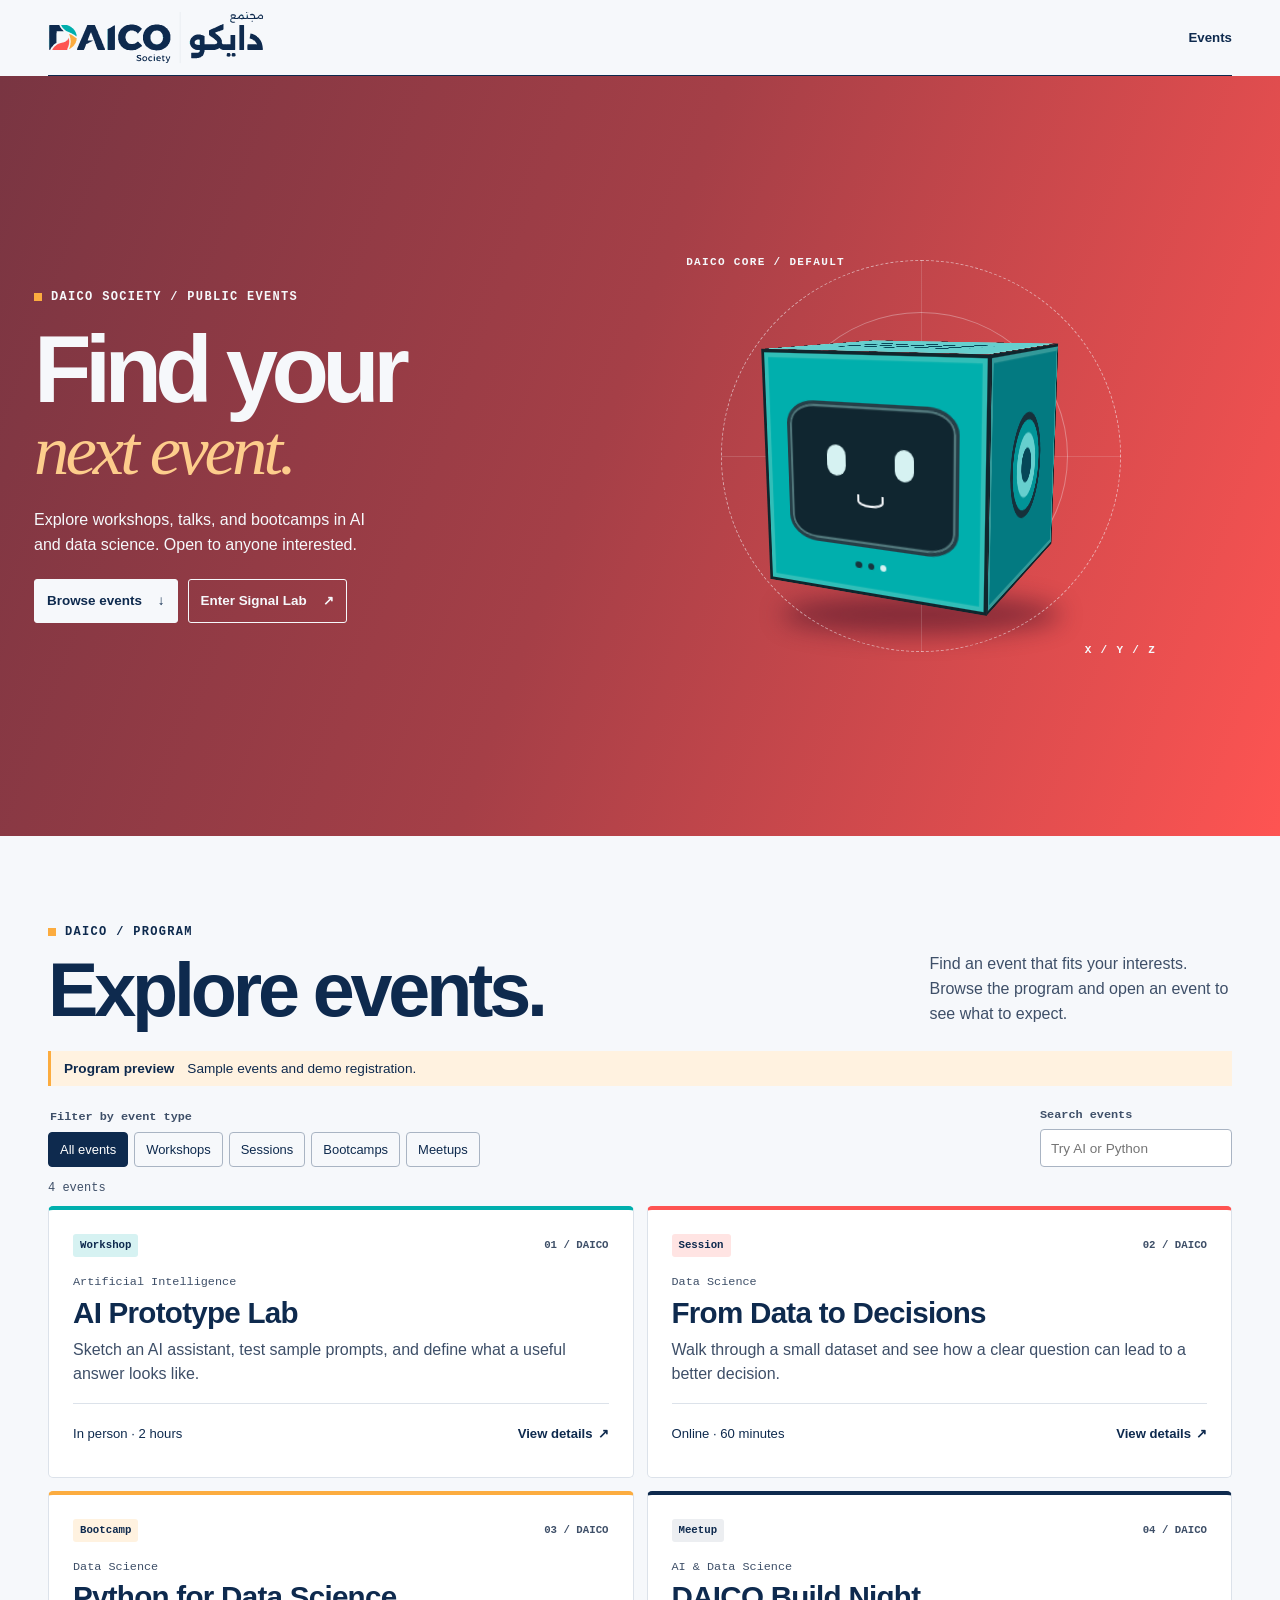
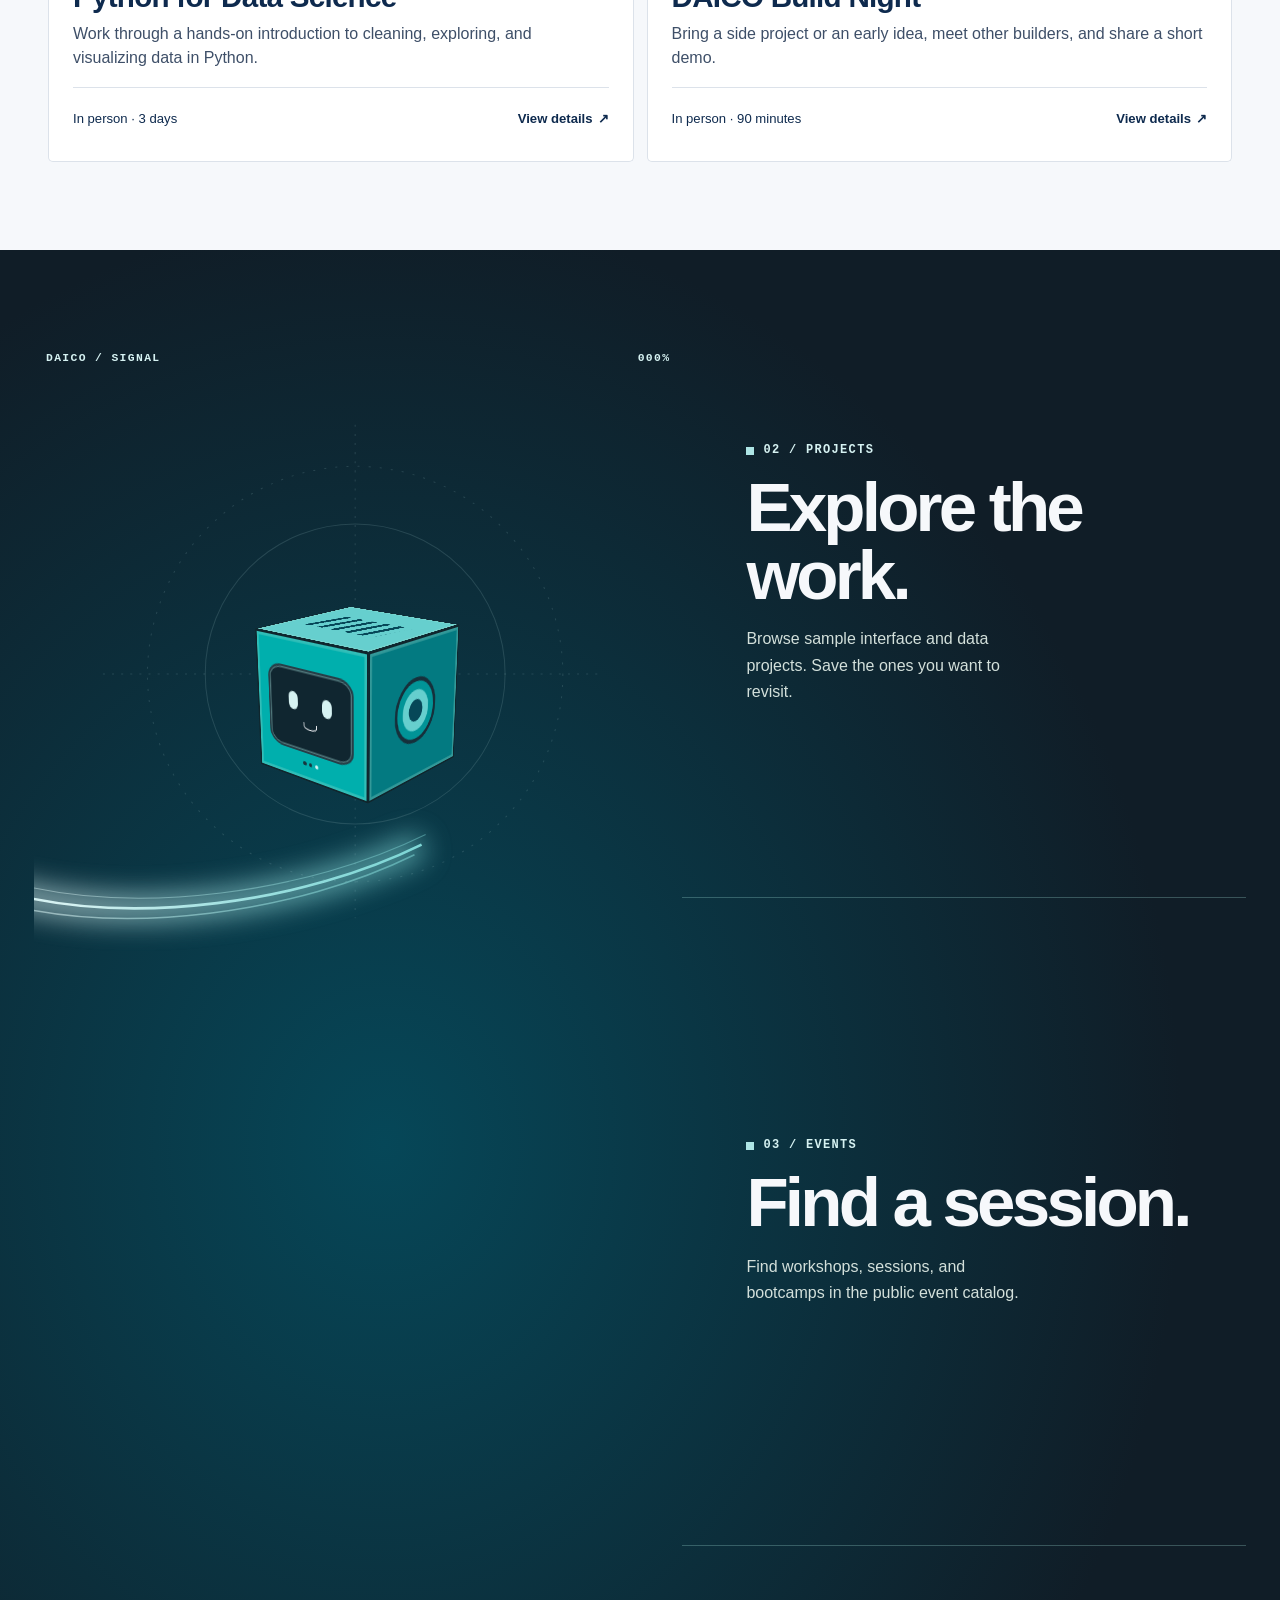
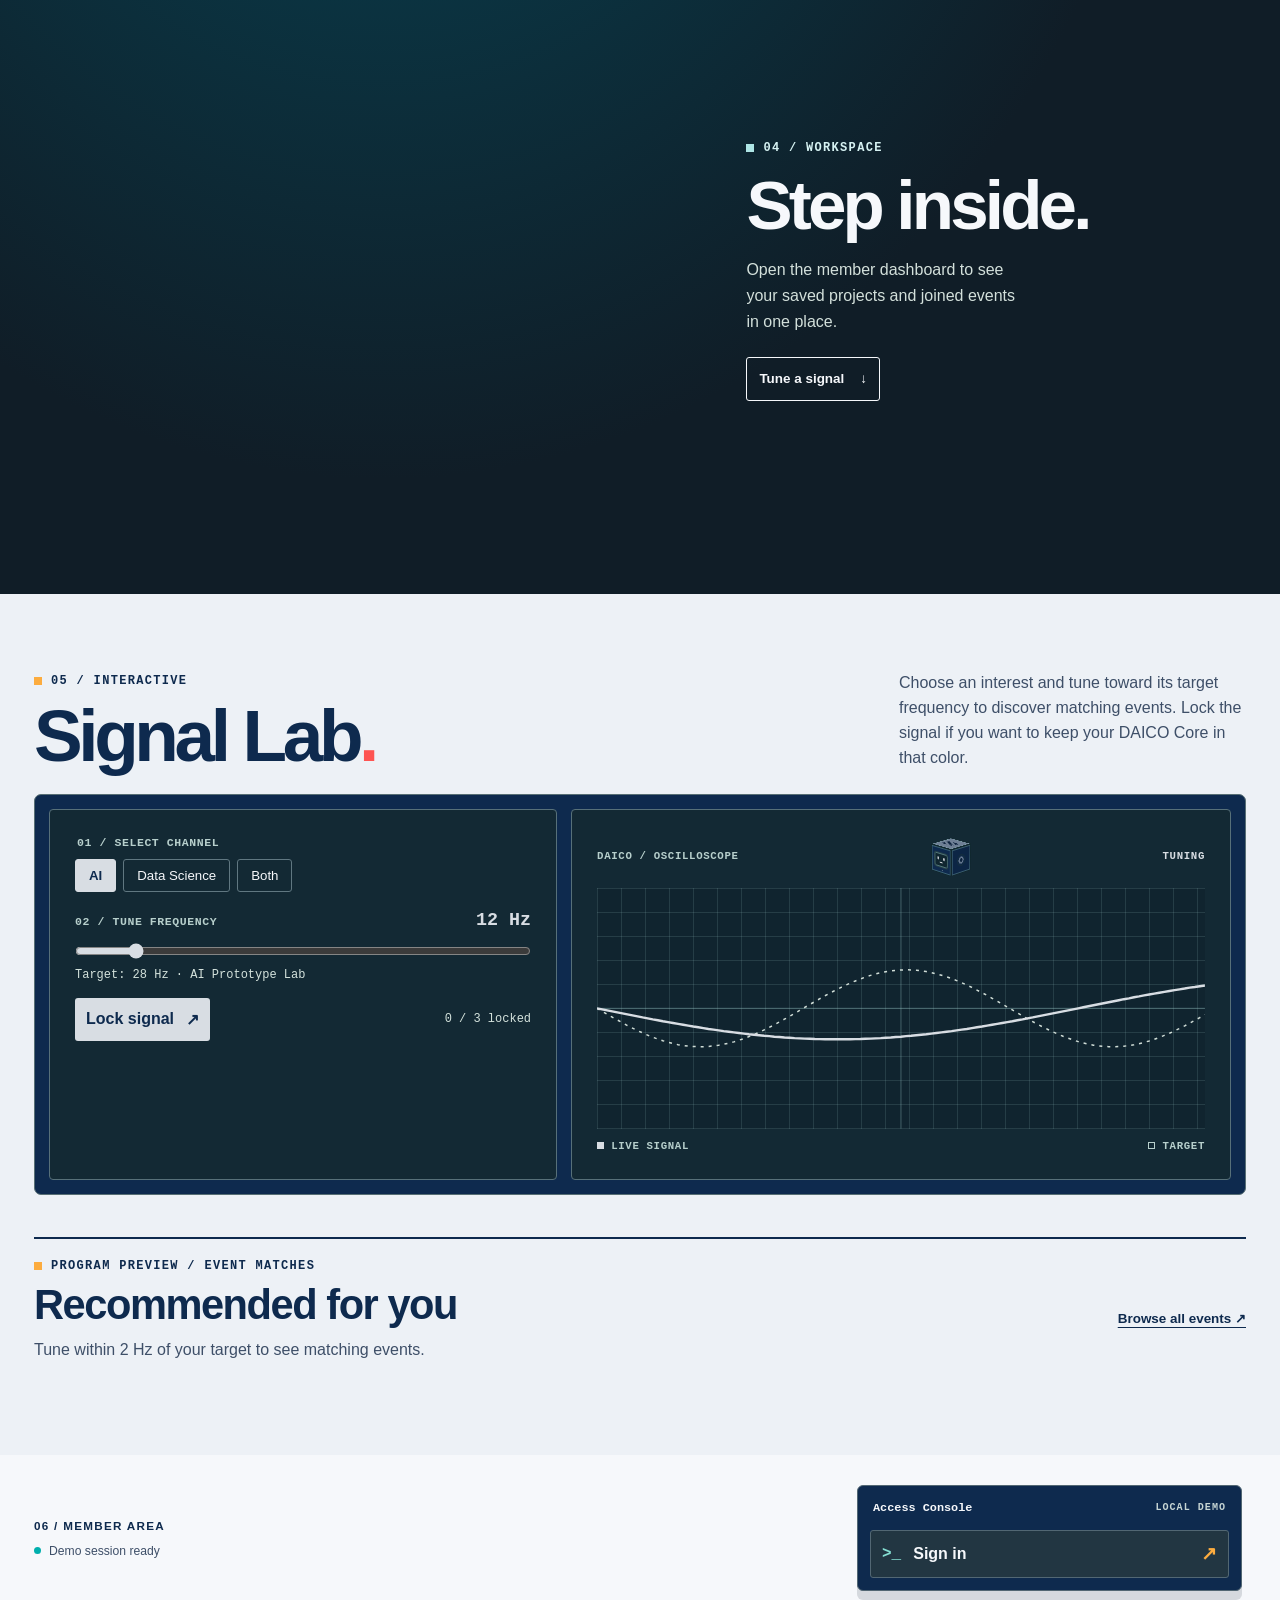
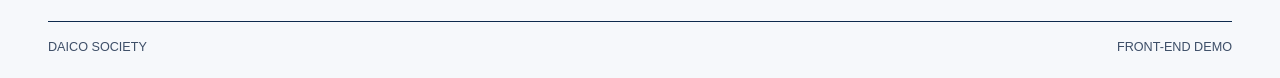
<file: index.html>
<!doctype html>
<html lang="en">
<head>
<meta charset="utf-8">
<meta name="viewport" content="width=device-width, initial-scale=1">
<meta name="theme-color" content="#f4eee2">
<meta name="description" content="Explore workshops, sessions, bootcamps, and meetups from DAICO Society.">
<title>DAICO Society Events</title>
<link rel="icon" href="./mark.svg" type="image/svg+xml">
<link rel="stylesheet" href="./style.css">
<script src="./app.js" defer></script>
<script src="./motion.js" defer></script>
<script src="./lab.js" defer></script>
<script src="./events.js" defer></script>
</head>
<body>
<a class="skip-link" href="#main">Skip to content</a>
<header class="site-header">
  <div class="shell nav">
    <a href="./" class="brand" aria-label="DAICO Society home"><img src="./daico-wordmark.svg" alt=""></a>
    <div class="nav-actions">
      <a class="quiet public-events-link" href="#public-events">Events</a>
      <button class="quiet" id="motion-toggle" type="button" hidden>Enable motion</button>
      <button class="quiet" id="sign-out" type="button" hidden>Sign out <span aria-hidden="true">↗</span></button>
    </div>
  </div>
</header>
<main id="main" class="shell" tabindex="-1">
  <div id="landing">
    <section class="hero" id="hero" aria-labelledby="hero-title">
      <div class="hero-copy">
        <p class="scene-label"><span></span> DAICO SOCIETY / PUBLIC EVENTS</p>
        <h1 id="hero-title">Find your<span>next event.</span></h1>
        <p class="hero-description">Explore workshops, talks, and bootcamps in AI and data science. Open to anyone interested.</p>
        <div class="hero-actions">
          <a class="hero-link hero-lab" href="#public-events">Browse events <span aria-hidden="true">↓</span></a>
          <a class="hero-link" href="#signal-lab">Enter Signal Lab <span aria-hidden="true">↗</span></a>
        </div>
      </div>
      <div class="core-stage hero-core" aria-hidden="true">
        <span class="core-index" id="core-profile">DAICO CORE / DEFAULT</span>
        <div class="core-radar"></div>
        <div class="core-mesh" data-core></div>
        <span class="core-index core-axis">X / Y / Z</span>
      </div>
    </section>

    <section class="public-events shell" id="public-events" aria-labelledby="public-events-title">
      <header class="events-heading">
        <div>
          <p class="scene-label"><span></span> DAICO / PROGRAM</p>
          <h2 id="public-events-title" tabindex="-1">Explore events.</h2>
        </div>
        <p>Find an event that fits your interests. Browse the program and open an event to see what to expect.</p>
      </header>
      <div class="program-notice"><strong>Program preview</strong><span>Sample events and demo registration.</span></div>
      <div class="event-controls">
        <fieldset class="event-filters">
          <legend>Filter by event type</legend>
          <label><input type="radio" name="event-type" value="all" checked><span>All events</span></label>
          <label><input type="radio" name="event-type" value="workshop"><span>Workshops</span></label>
          <label><input type="radio" name="event-type" value="session"><span>Sessions</span></label>
          <label><input type="radio" name="event-type" value="bootcamp"><span>Bootcamps</span></label>
          <label><input type="radio" name="event-type" value="meetup"><span>Meetups</span></label>
        </fieldset>
        <label class="event-search">Search events<input id="event-search" type="search" placeholder="Try AI or Python"></label>
      </div>
      <p class="event-result" id="event-result" role="status"></p>
      <div class="event-grid" id="event-grid"></div>
      <p class="event-empty" id="event-empty" hidden>No events match your search. Try another keyword or event type.</p>
    </section>

    <section class="signal-story" id="signal" aria-label="Explore the DAICO workspace">
      <div class="signal-visual" aria-hidden="true">
        <div class="signal-hud"><span>DAICO / SIGNAL</span><span id="signal-progress">000%</span></div>
        <svg viewBox="0 0 640 600" focusable="false">
          <defs>
            <linearGradient id="signal-gradient" x2="1" y2="1"><stop stop-color="var(--signal-tint)"/><stop offset=".54" stop-color="var(--core-glow)"/><stop offset="1" stop-color="var(--core-channel)"/></linearGradient>
            <filter id="signal-glow" x="-50%" y="-50%" width="200%" height="200%"><feGaussianBlur stdDeviation="14"/></filter>
            <path id="signal-path" pathLength="1" d="M-30 519C152 569 423 497 494 382S416 209 279 246 73 382 126 425 415 411 485 253 451 83 556 24 623 26 690-16"/>
          </defs>
          <g fill="none">
            <g stroke="#86a9af" stroke-opacity=".22"><circle cx="317" cy="304" r="148"/><circle cx="317" cy="304" r="205" stroke-dasharray="2 9"/><path d="M317 58v487M68 304h495" stroke-dasharray="2 7"/></g>
            <g class="signal-strands" stroke="url(#signal-gradient)">
              <use href="#signal-path" stroke-width="23" filter="url(#signal-glow)" opacity=".73"/>
              <use href="#signal-path" transform="translate(4 -10)" opacity=".45" stroke-width="1"/>
              <use href="#signal-path" transform="translate(-7 10)" opacity=".55" stroke-width="1.5"/>
              <use href="#signal-path" stroke-width="2.6"/>
            </g>
          </g>
        </svg>
        <div class="core-stage signal-core"><div class="core-mesh" data-core></div></div>
      </div>
      <div class="signal-scenes">
        <article class="signal-scene">
          <p class="scene-label"><span></span> 02 / PROJECTS</p>
          <h2>Explore the work.</h2>
          <p>Browse sample interface and data projects. Save the ones you want to revisit.</p>
        </article>
        <article class="signal-scene">
          <p class="scene-label"><span></span> 03 / EVENTS</p>
          <h2>Find a session.</h2>
          <p>Find workshops, sessions, and bootcamps in the public event catalog.</p>
        </article>
        <article class="signal-scene">
          <p class="scene-label"><span></span> 04 / WORKSPACE</p>
          <h2>Step inside.</h2>
          <p>Open the member dashboard to see your saved projects and joined events in one place.</p>
          <a class="hero-link signal-link" href="#signal-lab">Tune a signal <span aria-hidden="true">↓</span></a>
        </article>
      </div>
    </section>

    <section class="lab" id="signal-lab" aria-labelledby="lab-title" data-channel="ai">
      <div class="lab-inner">
        <header class="lab-heading">
          <div>
            <p class="scene-label"><span></span> 05 / INTERACTIVE</p>
            <h2 id="lab-title">Signal Lab<span>.</span></h2>
          </div>
          <p>Choose an interest and tune toward its target frequency to discover matching events. Lock the signal if you want to keep your DAICO Core in that color.</p>
        </header>
        <div class="lab-console">
          <div class="lab-controls">
            <fieldset class="channel-list">
              <legend>01 / SELECT CHANNEL</legend>
              <label><input type="radio" name="signal-channel" value="ai" checked><span>AI</span></label>
              <label><input type="radio" name="signal-channel" value="data"><span>Data Science</span></label>
              <label><input type="radio" name="signal-channel" value="both"><span>Both</span></label>
            </fieldset>
            <div class="lab-readout">
              <label for="frequency">02 / TUNE FREQUENCY</label>
              <output id="frequency-readout" for="frequency">12 Hz</output>
            </div>
            <input id="frequency" type="range" min="0" max="100" value="12" aria-describedby="signal-target">
            <p id="signal-target">Target: 28 Hz · AI Prototype Lab</p>
            <div class="lab-action-row">
              <button class="lab-lock" id="lock-signal" type="button">Lock signal <span aria-hidden="true">↗</span></button>
              <span id="signal-count">0 / 3 locked</span>
            </div>
            <p class="lab-feedback" id="signal-feedback" role="status"></p>
            <a class="interest-shortcut lab-shortcut" id="lab-matches-link" href="#signal-recommendations" hidden>See matching events <span aria-hidden="true">↓</span></a>
            <button class="interest-shortcut lab-shortcut" id="lab-recommendation" type="button" data-open-login aria-haspopup="dialog" aria-controls="login" hidden></button>
          </div>
          <div class="lab-scope">
            <div class="lab-scope-top">
              <span>DAICO / OSCILLOSCOPE</span>
              <div class="core-stage lab-core" aria-hidden="true"><div class="core-mesh" data-core></div></div>
              <span id="scope-state">TUNING</span>
            </div>
            <svg viewBox="0 0 480 190" aria-hidden="true" focusable="false">
              <path class="scope-axis" d="M0 95h480M240 0v190"/>
              <path class="scope-target" id="scope-target" d=""/>
              <path class="scope-wave" id="scope-wave" d=""/>
            </svg>
            <div class="lab-scope-bottom"><span><i></i> LIVE SIGNAL</span><span><i></i> TARGET</span></div>
          </div>
        </div>
        <section class="signal-recommendations" id="signal-recommendations" aria-labelledby="signal-recommendations-title">
          <header class="signal-recommendations-heading">
            <div>
              <p class="scene-label"><span></span> PROGRAM PREVIEW / EVENT MATCHES</p>
              <h3 id="signal-recommendations-title" tabindex="-1">Recommended for you</h3>
            </div>
            <a href="#public-events">Browse all events <span aria-hidden="true">↗</span></a>
          </header>
          <p id="signal-event-summary" class="signal-event-summary" role="status">Tune within 2 Hz of your target to see matching events.</p>
          <div class="event-grid" id="signal-event-grid"></div>
        </section>
      </div>
    </section>

    <section class="entry" aria-labelledby="access-title">
      <div class="access-info">
        <h2 id="access-title">06 / MEMBER AREA</h2>
        <p class="access-status"><span class="status-dot" aria-hidden="true"></span>Demo session ready</p>
      </div>
      <div class="access-console">
        <div class="console-bar">
          <span class="console-title">Access Console</span>
          <span class="console-tag">LOCAL DEMO</span>
        </div>
        <button class="console-command" id="open-login" data-open-login type="button" aria-haspopup="dialog" aria-controls="login">
          <span class="console-prompt" aria-hidden="true">&gt;_</span><span>Sign in</span><span class="console-arrow" aria-hidden="true">↗</span>
        </button>
      </div>
    </section>
  </div>

  <section class="dashboard" id="dashboard" aria-labelledby="dashboard-title" hidden>
    <div class="dash-header">
      <div>
        <p class="dash-kicker">DAICO / MEMBER WORKSPACE</p>
        <h1 id="dashboard-title" tabindex="-1">Dashboard<span>.</span></h1>
        <p class="dash-intro">Explore sample projects and events in the DAICO demo.</p>
      </div>
      <div class="dash-core-column">
        <div class="core-stage dash-core" aria-hidden="true"><div class="core-mesh" data-core></div></div>
        <span class="dash-status"><span class="status-dot" aria-hidden="true"></span> DEMO SESSION ACTIVE</span>
      </div>
    </div>

    <nav class="dash-nav" aria-label="Dashboard sections">
      <button type="button" data-panel="overview" aria-controls="overview" aria-current="page"><span aria-hidden="true">01</span> Overview</button>
      <button type="button" data-panel="projects" aria-controls="projects"><span aria-hidden="true">02</span> Projects</button>
      <button type="button" data-panel="events" aria-controls="events"><span aria-hidden="true">03</span> Events</button>
      <button type="button" data-panel="signals" aria-controls="signals"><span aria-hidden="true">04</span> Signals</button>
    </nav>

    <section class="dash-panel" id="overview" aria-labelledby="overview-title">
      <h2 id="overview-title">Overview</h2>
      <div class="dash-grid">
        <article class="dash-card stat-card"><p class="dash-kicker">01 / PROJECTS</p><strong>3</strong><h3>Sample projects</h3></article>
        <article class="dash-card stat-card"><p class="dash-kicker">02 / SAVED</p><strong id="saved-count">0</strong><h3>Saved projects</h3></article>
        <article class="dash-card stat-card"><p class="dash-kicker">03 / EVENTS</p><strong id="event-count">0</strong><h3>Joined events</h3></article>
      </div>
    </section>

    <section class="dash-panel" id="projects" aria-labelledby="projects-title" hidden>
      <h2 id="projects-title" tabindex="-1">Projects</h2>
      <div class="dash-grid dash-grid-two">
        <article class="dash-card"><p class="dash-kicker">PROJECT 01 / WEB</p><h3>Interface Lab</h3><p>Build and share reusable interface components.</p><button class="dash-action" type="button" data-selection="project" data-choice-id="interface-lab" aria-label="Save project: Interface Lab" aria-pressed="false">Save project</button></article>
        <article class="dash-card" id="data-playground"><p class="dash-kicker">PROJECT 02 / DATA</p><h3 tabindex="-1">Data Playground</h3><p>Explore a sample dataset and turn it into a visual story.</p><button class="dash-action" type="button" data-selection="project" data-choice-id="data-playground" aria-label="Save project: Data Playground" aria-pressed="false">Save project</button></article>
        <article class="dash-card" id="ai-prototype"><p class="dash-kicker">PROJECT 03 / AI</p><h3 tabindex="-1">AI Prototype Lab</h3><p>Sketch an AI assistant, write sample prompts, and define what a good answer looks like.</p><button class="dash-action" type="button" data-selection="project" data-choice-id="ai-prototype" aria-label="Save project: AI Prototype Lab" aria-pressed="false">Save project</button></article>
      </div>
    </section>

    <section class="dash-panel" id="events" aria-labelledby="events-title" hidden>
      <h2 id="events-title">Events</h2>
      <div class="dash-grid dash-grid-two">
        <article class="dash-card"><p class="dash-kicker">SAMPLE EVENT / WORKSHOP</p><h3>Motion for the Web</h3><p>Experiment with SVG and CSS to animate simple shapes.</p><button class="dash-action" type="button" data-selection="event" data-choice-id="motion-workshop" aria-label="Join event: Motion for the Web" aria-pressed="false">Join event</button></article>
        <article class="dash-card" id="build-night"><p class="dash-kicker">SAMPLE EVENT / MEETUP</p><h3 tabindex="-1">Build Night</h3><p>Bring a side project and share a short demo with the group.</p><button class="dash-action" type="button" data-selection="event" data-choice-id="build-night" aria-label="Join event: Build Night" aria-pressed="false">Join event</button></article>
      </div>
    </section>
    <section class="dash-panel" id="signals" aria-labelledby="signals-title" hidden>
      <div class="signals-heading">
        <div><h2 id="signals-title">Signals</h2><p>Your tuning log from the Signal Lab.</p></div>
        <span id="dashboard-signal-count">0 / 3 locked</span>
      </div>
      <div class="dash-grid">
        <article class="dash-card signal-log" data-signal-log="ai">
          <p class="dash-kicker">01 / 28 HZ</p><h3>AI</h3><p>AI Prototype Lab</p><span class="signal-log-state">Not locked</span>
          <button class="interest-shortcut" type="button" data-signal-destination="ai-prototype" hidden>Open AI Prototype Lab <span aria-hidden="true">↗</span></button>
        </article>
        <article class="dash-card signal-log" data-signal-log="data">
          <p class="dash-kicker">02 / 54 HZ</p><h3>Data Science</h3><p>Data Playground</p><span class="signal-log-state">Not locked</span>
          <button class="interest-shortcut" type="button" data-signal-destination="data-playground" hidden>Open Data Playground <span aria-hidden="true">↗</span></button>
        </article>
        <article class="dash-card signal-log" data-signal-log="both">
          <p class="dash-kicker">03 / 79 HZ</p><h3>Both</h3><p>AI &amp; Data Science projects</p><span class="signal-log-state">Not locked</span>
          <button class="interest-shortcut" type="button" data-signal-destination="projects" hidden>Open AI &amp; Data Science projects <span aria-hidden="true">↗</span></button>
        </article>
      </div>
    </section>
  </section>
</main>
<footer class="shell footer"><span>DAICO SOCIETY</span><span>FRONT-END DEMO</span></footer>

<dialog id="event-dialog" class="event-dialog" aria-labelledby="event-dialog-title">
  <button class="event-close" id="event-close" type="button" aria-label="Close event details">×</button>
  <div class="event-dialog-content">
    <p class="scene-label event-dialog-label"><span></span><span id="event-dialog-type"></span></p>
    <h2 id="event-dialog-title"></h2>
    <p id="event-dialog-description"></p>
    <dl class="event-facts">
      <div><dt>Format</dt><dd id="event-dialog-format"></dd></div>
      <div><dt>Duration</dt><dd id="event-dialog-duration"></dd></div>
      <div><dt>Level</dt><dd id="event-dialog-level"></dd></div>
      <div><dt>Schedule</dt><dd>Sample event · no scheduled date</dd></div>
    </dl>
    <h3>What to expect</h3>
    <ul id="event-dialog-agenda"></ul>
    <div class="event-register">
      <p>This is a demo RSVP. Your choice is saved on this device.</p>
      <button class="event-rsvp" id="event-rsvp" type="button">Try registration</button>
      <p class="event-rsvp-status" id="event-rsvp-status" role="status"></p>
    </div>
  </div>
</dialog>

<dialog id="login" aria-labelledby="login-title">
  <div class="console-bar dialog-bar">
    <span class="console-title">Access Console</span>
    <button class="close" id="close-login" type="button" aria-label="Close access console" autofocus>×</button>
  </div>
  <div class="dialog-body">
    <div class="dialog-identity">
      <div class="core-stage console-core" aria-hidden="true"><div class="core-mesh" data-core></div></div>
      <span class="console-tag">LOCAL DEMO</span>
    </div>
    <h2 id="login-title">Sign in</h2>
    <p class="modal-help">Try the sign-in flow with the prefilled demo account.</p>
    <form id="login-form">
      <label for="demo-email">Demo email</label>
      <input id="demo-email" dir="ltr" type="email" value="demo@daico.example" readonly>
      <label for="demo-password">Demo password</label>
      <div class="password-row">
        <input id="demo-password" dir="ltr" type="password" value="DaicoDemo2026" readonly>
        <button type="button" id="toggle-password" aria-controls="demo-password" aria-pressed="false">Show</button>
      </div>
      <button class="primary submit" type="submit">Enter demo <span aria-hidden="true">→</span></button>
    </form>
  </div>
</dialog>
<template id="core-template">
  <div class="core-assembly">
    <div class="core-object">
      <div class="core-face core-front">
        <div class="core-visor">
          <div class="core-eyes"><i></i><i></i></div>
          <span class="core-mouth"></span>
        </div>
        <div class="core-front-detail"><i></i><i></i><i></i></div>
      </div>
      <div class="core-face core-back"><div class="core-backplate"></div></div>
      <div class="core-face core-left"><div class="core-port"></div></div>
      <div class="core-face core-right"><div class="core-port"></div></div>
      <div class="core-face core-top"><div class="core-vents"></div></div>
      <div class="core-face core-bottom"><div class="core-vents"></div></div>
    </div>
  </div>
</template>
</body>
</html>
</file>
<file: style.css>
:root {
  --paper: #f6f8fb;
  --brand-navy: #0e2a4e;
  --brand-yellow: #fcac3f;
  --brand-turquoise: #00afad;
  --brand-coral: #fe5452;
  --header-height: 76px;
  scroll-padding-top: var(--header-height);
  --ink: var(--brand-navy);
  --ink-light: #3e4f68;
  --line: #a9b4c3;
  --turquoise: var(--brand-turquoise);
  --orange: var(--brand-yellow);
  --red: var(--brand-coral);
  --mono: ui-monospace, 'Courier New', monospace;
  font-family: Tahoma, Arial, sans-serif;
  color: var(--ink);
  background: var(--paper);
}
*, *::before, *::after { box-sizing: border-box; }
body { margin: 0; }
[hidden] { display: none !important; }
button, input { font: inherit; }
button { cursor: pointer; }
a { color: inherit; text-decoration: none; }
:focus-visible { outline: 2px solid #237971; outline-offset: 6px; }
.shell { width: min(1220px, calc(100% - 96px)); margin-inline: auto; }
.skip-link { position: fixed; z-index: 20; top: 10px; inset-inline-start: 12px; padding: 10px; background: var(--ink); color: var(--paper); transform: translateY(-150%); }
.skip-link:focus { transform: none; }
.nav, .footer { display: flex; align-items: center; justify-content: space-between; gap: 15px; }
.nav-actions { display: flex; flex-wrap: wrap; justify-content: flex-end; gap: 2px 14px; }
.site-header { position: sticky; top: 0; z-index: 15; background: var(--paper); }
.nav { min-height: var(--header-height); border-bottom: 1px solid var(--ink); }
.brand { display: block; flex: 0 1 clamp(142px, 31vw, 216px); min-width: 120px; }
.brand img { display: block; width: 100%; height: auto; }
.quiet { border: 0; background: transparent; color: var(--ink); padding: 9px 0; font-size: .83rem; }
.quiet span { display: inline-block; margin-inline-end: 5px; font-size: 1.15rem; transition: transform .3s; }
.quiet:hover span { transform: rotate(-45deg); }
.entry { display: flex; align-items: center; justify-content: space-between; gap: 24px; padding: 22px 4px 29px 0; border-top: 1px solid var(--line); }
.access-info h2 { margin: 0 0 12px; font-size: .73rem; letter-spacing: .11em; }
.access-status { display: flex; align-items: center; gap: 8px; margin: 0; color: var(--ink-light); font-size: .76rem; }
.status-dot { width: 7px; height: 7px; flex: 0 0 7px; background: var(--turquoise); border-radius: 50%; }
.access-console, #login {
  --console-surface: #223642;
  --console-border: #526773;
  --console-muted: #c6d5d4;
  --console-accent: #85ded2;
  background: var(--ink);
  color: var(--paper);
}
.access-console {
  width: min(385px, 58%);
  padding: 0 12px 12px;
  border: 1px solid var(--ink);
  border-radius: 6px;
  box-shadow: 3px 4px 0 #1929361c;
}
.console-bar {
  display: flex;
  justify-content: space-between;
  align-items: center;
  gap: 10px;
  min-height: 44px;
  padding-inline: 3px;
  font: 700 .74rem/1.25 var(--mono);
}
.console-tag { color: var(--console-muted); font: 700 .63rem/1.25 var(--mono); letter-spacing: .1em; }
.console-command {
  display: grid;
  grid-template-columns: auto 1fr auto;
  align-items: center;
  gap: 12px;
  width: 100%;
  min-height: 48px;
  padding: 8px 11px;
  border: 1px solid var(--console-border);
  border-radius: 3px;
  background: var(--console-surface);
  color: var(--paper);
  text-align: start;
  font-weight: bold;
  transition: background .2s, border-color .2s;
}
.console-command:hover { background: #2b444e; border-color: var(--console-accent); }
.console-prompt { color: var(--console-accent); font: 700 1rem/1 var(--mono); }
.console-arrow { color: var(--orange); font-size: 1.16rem; }
.footer { border-top: 1px solid var(--ink); padding-block: 18px 24px; color: var(--ink-light); font-size: .79rem; }
.footer [lang="en"] { font: 700 .66rem var(--mono); letter-spacing: .12em; }
#login {
  position: fixed;
  width: min(440px, calc(100% - 32px));
  max-height: calc(100% - 32px);
  padding: 0;
  border: 1px solid var(--console-border);
  border-radius: 6px;
  box-shadow: 0 16px 54px #10202955;
  color-scheme: dark;
}
#login::backdrop { background: #111e29b8; }
.dialog-bar { padding: 5px 14px 5px 20px; border-bottom: 1px solid var(--console-border); }
.dialog-body { padding: 20px 24px 24px; }
.dialog-identity { display: flex; align-items: center; justify-content: space-between; gap: 14px; }
.dialog-identity .console-tag { padding: 5px 7px; border: 1px solid var(--console-border); border-radius: 2px; }
#login h2 { margin-block: 12px 0; font-size: 1.8rem; }
.modal-help { margin: 9px 0 18px; line-height: 1.55; color: var(--console-muted); }
.close, .password-row button {
  border: 1px solid var(--console-border);
  border-radius: 3px;
  color: var(--paper);
  background: transparent;
}
.close { width: 34px; min-height: 34px; font-size: 1.25rem; }
.close:hover, .password-row button:hover { background: var(--console-surface); }
#login form label { display: block; margin: 13px 0 6px; color: var(--console-muted); font: .78rem/1.3 var(--mono); }
#login form input { width: 100%; min-width: 0; padding: 10px; background: var(--console-surface); color: var(--paper); border: 1px solid var(--console-border); border-radius: 3px; }
.password-row { display: flex; gap: 8px; }
.password-row button { padding-inline: 10px; font-size: .8rem; }
.submit {
  display: flex;
  align-items: center;
  justify-content: space-between;
  gap: 18px;
  width: 100%;
  min-height: 45px;
  margin-block-start: 18px;
  padding: 10px 13px;
  border: 1px solid transparent;
  border-radius: 3px;
  background: var(--console-accent);
  color: var(--ink);
  font-weight: bold;
}
.submit:hover { background: var(--paper); }
.access-console :focus-visible, #login :focus-visible { outline-color: var(--console-accent); outline-offset: 2px; }
@media (max-width: 770px) {
  .shell { width: calc(100% - 46px); }
}
@media (max-width: 500px) {
  .shell { width: calc(100% - 34px); }
  :root { --header-height: 64px; }
  .entry { flex-direction: column; align-items: stretch; gap: 18px; padding-inline-end: 0; }
  .access-console { width: 100%; }
}
@media (prefers-reduced-motion: reduce) {
  :root:not([data-motion="on"]) *,
  :root:not([data-motion="on"]) *::before,
  :root:not([data-motion="on"]) *::after { animation: none !important; transition: none !important; }
}

.dashboard { padding: clamp(28px, 5vw, 66px) 0 50px; min-height: 68vh; }
.dash-header {
  display: flex;
  justify-content: space-between;
  align-items: flex-start;
  gap: 24px;
  padding: clamp(22px, 4vw, 46px);
  border-radius: 6px;
  background: radial-gradient(circle at 1px 1px, #f6f8fb31 1px, transparent 1.3px) right top / 16px 16px, var(--ink);
  color: var(--paper);
}
.dash-header h1 {
  margin: 12px 0;
  padding: 0;
  background: none;
  font: 700 clamp(2.1rem, 5.2vw, 4.6rem)/1 Arial, sans-serif;
  letter-spacing: -.04em;
}
.dash-header h1:focus-visible { outline-color: #85ded2; }
.dash-header h1 span { color: #85ded2; }
.dash-kicker, .dash-status, .dash-nav span { font: 700 .69rem/1.4 var(--mono); letter-spacing: .06em; }
.dash-kicker, .dash-intro { margin: 0; }
.dash-intro { line-height: 1.5; }
.dash-status { display: flex; align-items: center; gap: 8px; white-space: nowrap; }
.dash-status .status-dot { background: #85ded2; }
.dash-nav { display: flex; flex-wrap: wrap; gap: 8px; margin: 24px 0; border-bottom: 1px solid var(--line); padding-bottom: 12px; }
.dash-nav button, .dash-action {
  padding: 8px 12px;
  min-height: 42px;
  border: 1px solid var(--line);
  border-radius: 3px;
  background: transparent;
  color: var(--ink);
  font-weight: bold;
}
.dash-nav span { margin-right: 4px; opacity: .8; }
.dash-nav button:hover, .dash-action:hover { border-color: var(--ink); }
.dash-nav [aria-current], .dash-action[aria-pressed="true"] { background: var(--ink); border-color: var(--ink); color: var(--paper); }
.dash-panel h2 { margin: 0 0 15px; font-size: 1.3rem; }
.dash-grid { display: grid; grid-template-columns: repeat(3, minmax(0, 1fr)); gap: 14px; }
.dash-grid-two { grid-template-columns: repeat(2, minmax(0, 1fr)); }
.dash-card { padding: 19px; border: 1px solid var(--line); border-top: 3px solid var(--turquoise); border-radius: 4px; background: #ffffff; }
.dash-card:nth-child(2) { border-top-color: var(--orange); }
.dash-card:nth-child(3) { border-top-color: var(--red); }
.dash-card h3 { margin: 12px 0 0; font-size: 1.05rem; }
.dash-card p:not(.dash-kicker) { margin: 9px 0 15px; color: var(--ink-light); line-height: 1.5; }
.stat-card strong { display: block; margin-top: 12px; font-size: 2rem; }

@media (max-width: 570px) {
  .dashboard { padding-top: 22px; }
  .dash-header { flex-direction: column; gap: 14px; }
  .dash-grid { grid-template-columns: 1fr; }
  .dash-nav button { padding-inline: 8px; font-size: .85rem; }
}

main:has(#landing:not([hidden])) { width: 100%; }
.hero {
  display: grid;
  grid-template-columns: minmax(0, .9fr) minmax(0, 1.1fr);
  align-items: center;
  gap: clamp(12px, 2.4vw, 36px);
  min-height: min(760px, 88svh);
  padding: clamp(32px, 5vw, 72px) max(34px, calc((100% - 1220px) / 2));
  overflow: hidden;
  color: var(--paper);
  background: linear-gradient(110deg, #793542 0%, #a53f47 47%, var(--brand-coral) 100%);
}
.scene-label {
  display: flex;
  align-items: center;
  gap: 9px;
  margin: 0;
  font: 700 .75rem/1.4 var(--mono);
  letter-spacing: .11em;
}
.scene-label > span { width: 8px; height: 8px; background: var(--orange); flex: none; }
.hero h1 {
  margin: 25px 0 0;
  font: 900 clamp(4rem, 10vw, 9.1rem)/.83 Arial, sans-serif;
  letter-spacing: -.085em;
}
.hero h1 span {
  display: block;
  margin-top: .14em;
  color: #fdcd8c;
  font: italic 400 .57em/.9 Georgia, serif;
  letter-spacing: -.055em;
}
.hero-description { margin: 26px 0 21px; max-width: 31ch; line-height: 1.55; font-size: 1rem; }
.hero-actions { display: flex; flex-wrap: wrap; gap: 10px; }
.hero-link {
  display: inline-flex;
  align-items: center;
  justify-content: space-between;
  gap: 16px;
  min-height: 44px;
  padding: 9px 12px;
  border: 1px solid currentColor;
  border-radius: 3px;
  color: inherit;
  background: transparent;
  font-size: .84rem;
  font-weight: bold;
}
.hero-login { border-color: transparent; }
.hero-link:hover { background: var(--paper); color: var(--ink); border-color: var(--paper); }
.hero-link:focus-visible { outline-color: var(--orange); }
.signal-story {
  position: relative;
  display: grid;
  grid-template-columns: minmax(0, 1.07fr) minmax(0, .93fr);
  align-items: start;
  min-height: 800px;
  padding-inline: max(34px, calc((100% - 1220px) / 2));
  color: var(--paper);
  background: radial-gradient(ellipse at 30% 46%, var(--signal-backdrop), #101d27 63%);
}
.signal-visual {
  position: sticky;
  top: var(--header-height);
  display: grid;
  align-content: center;
  height: calc(100svh - var(--header-height));
  max-height: 900px;
  padding: 28px 0;
  pointer-events: none;
}
.signal-visual svg { display: block; width: 100%; max-height: calc(100svh - var(--header-height) - 84px); overflow: hidden; }
.signal-hud {
  display: flex;
  justify-content: space-between;
  gap: 15px;
  padding: 0 12px;
  color: var(--core-glow);
  font: 700 .71rem/1.4 var(--mono);
  letter-spacing: .12em;
}
.signal-strands { stroke-dasharray: 1; stroke-dashoffset: var(--draw, 0); }
.signal-scenes { position: relative; }
.signal-scene {
  display: flex;
  flex-direction: column;
  justify-content: center;
  align-items: flex-start;
  min-height: 72svh;
  padding: 45px 0 45px clamp(24px, 5vw, 76px);
  border-bottom: 1px solid #9eddd44a;
}
.signal-scene:last-child { border-bottom: 0; }
.signal-scene .scene-label { color: var(--core-glow); }
.signal-scene .scene-label > span { background: var(--signal-tint); }
.signal-scene h2 { margin: 15px 0 0; font: 800 clamp(2.5rem, 5.4vw, 5rem)/.98 Arial, sans-serif; letter-spacing: -.055em; }
.signal-scene > p:not(.scene-label) { max-width: 32ch; margin: 17px 0 0; color: #d3e0db; line-height: 1.65; }
.signal-link { margin-top: 21px; }
#landing .entry { width: min(1220px, calc(100% - 68px)); margin: auto; border: 0; padding-block: 30px; }
@media (max-width: 690px) {
  .hero { grid-template-columns: 1fr; min-height: 0; gap: 12px; padding: 28px 22px 18px; }
  .hero h1 { font-size: clamp(4rem, 15vw, 6rem); margin-top: 15px; }
  .hero-description { margin: 19px 0 15px; }
  .signal-story { grid-template-columns: 1fr; padding-inline: 20px; }
  .signal-visual {
    z-index: 1;
    height: 34svh;
    min-height: 155px;
    padding: 12px 0 0;
    background: linear-gradient(var(--signal-backdrop) 76%, transparent);
  }
  .signal-visual svg { max-height: calc(34svh - 44px); overflow: hidden; }
  .signal-hud { padding: 0 3px; }
  .signal-scene { min-height: 57svh; padding: 24px 0; }
  #landing .entry { width: calc(100% - 40px); }
}
@media (prefers-reduced-motion: reduce) {
  :root:not([data-motion="on"]) .signal-visual { position: relative; top: auto; }
  :root:not([data-motion="on"]) .signal-strands { stroke-dashoffset: 0; }
  :root:not([data-motion="on"]) #signal-progress { visibility: hidden; }
}

/* The same six-sided module carries through the landing, console and workspace. */
.core-stage {
  --core-size: clamp(142px, 17vw, 222px);
  --core-x: -11deg;
  --core-y: -24deg;
  position: relative;
  display: grid;
  place-items: center;
  perspective: 750px;
}
.core-mesh, .core-assembly, .core-object {
  width: var(--core-size);
  aspect-ratio: 1;
  transform-style: preserve-3d;
}
.core-assembly { transform: translateY(var(--core-rise, 0px)); }
.core-object {
  position: relative;
  transform: rotateX(var(--core-x)) rotateY(var(--core-y));
  transition: transform .26s ease-out;
}
.core-face {
  position: absolute;
  inset: 0;
  display: grid;
  place-items: center;
  border: max(1px, calc(var(--core-size) * .016)) solid #0f262d;
  background: #398c83;
  box-shadow: inset 0 0 0 max(1px, calc(var(--core-size) * .019)) #a2e1d04d;
  backface-visibility: hidden;
}
.core-front { transform: translateZ(calc(var(--core-size) / 2)); background: var(--core-channel); }
.core-back { transform: rotateY(180deg) translateZ(calc(var(--core-size) / 2)); background: var(--core-back); }
.core-left { transform: rotateY(-90deg) translateZ(calc(var(--core-size) / 2)); background: var(--core-side); }
.core-right { transform: rotateY(90deg) translateZ(calc(var(--core-size) / 2)); background: var(--core-side); }
.core-top { transform: rotateX(90deg) translateZ(calc(var(--core-size) / 2)); background: var(--core-top); }
.core-bottom { transform: rotateX(-90deg) translateZ(calc(var(--core-size) / 2)); background: var(--core-deep); }
.core-visor {
  display: grid;
  place-content: center;
  gap: calc(var(--core-size) * .07);
  width: 79%;
  height: 61%;
  border: max(1px, calc(var(--core-size) * .018)) solid #263f48;
  border-radius: 17%;
  background: #102630;
  box-shadow: inset 0 0 0 max(1px, calc(var(--core-size) * .01)) #50767a;
}
.core-eyes { display: flex; justify-content: space-between; gap: calc(var(--core-size) * .22); transform: translateX(var(--eye-x, 0px)); transition: transform .18s ease-out; }
.core-eyes i { width: calc(var(--core-size) * .085); aspect-ratio: 1 / 1.55; border-radius: 50px; background: var(--paper); }
.core-mouth { width: 30%; aspect-ratio: 2.4; margin: 0 auto; border: max(1px, calc(var(--core-size) * .012)) solid var(--paper); border-top: 0; border-radius: 0 0 50% 50%; }
.core-front-detail { position: absolute; bottom: 10%; display: flex; gap: calc(var(--core-size) * .027); }
.core-front-detail i { width: calc(var(--core-size) * .029); aspect-ratio: 1; border-radius: 50%; background: #17353e; }
.core-front-detail i:last-child { background: var(--core-glow); }
.core-backplate { width: 65%; aspect-ratio: 1; border: max(1px, calc(var(--core-size) * .015)) solid var(--core-top); background: repeating-linear-gradient(90deg, transparent 0 14%, var(--core-deep) 14% 22%); }
.core-port { width: 47%; aspect-ratio: 1; border: max(1px, calc(var(--core-size) * .034)) solid #16303b; border-radius: 50%; background: radial-gradient(circle, var(--core-deep) 0 26%, var(--core-top) 28% 49%, var(--core-back) 52%); }
.core-vents { width: 62%; height: 39%; background: repeating-linear-gradient(90deg, var(--core-deep) 0 8%, transparent 8% 20%); transform: skewX(-10deg); }

.hero-core { touch-action: pan-y pinch-zoom; width: min(100%, 500px); aspect-ratio: 1.15; justify-self: center; }
.core-radar {
  position: absolute;
  inset: 5% 10%;
  border: 1px dashed #f6f8fb8a;
  border-radius: 50%;
  background: linear-gradient(90deg, transparent 49.9%, #f6f8fb42 50%, transparent 50.3%), linear-gradient(transparent 49.9%, #f6f8fb42 50%, transparent 50.3%);
}
.core-radar::after { content: ''; position: absolute; inset: 13%; border: 1px solid #f6f8fb53; border-radius: 50%; }
.hero-core::after { content: ''; position: absolute; z-index: -1; width: 56%; height: 9%; bottom: 9%; border-radius: 50%; background: #3b0e24; opacity: .5; filter: blur(12px); }
.core-index { position: absolute; top: 4%; left: 3%; font: 700 .69rem var(--mono); letter-spacing: .12em; }
.core-axis { inset: auto 3% 4% auto; }
.hero-core .core-assembly { animation: core-arrive .85s cubic-bezier(.24,.8,.3,1) both; }
@keyframes core-arrive { from { transform: translateY(32px) rotateY(-42deg) scale(.72); } }

.signal-core {
  --core-size: clamp(95px, 11vw, 152px);
  --core-x: var(--signal-x, -18deg);
  --core-y: var(--signal-y, -32deg);
  --core-rise: var(--signal-rise, 0px);
  position: absolute;
  inset: 8% 0 0;
  pointer-events: none;
}
.signal-core .core-object { transition: none; }
.dash-core-column { display: grid; justify-items: center; gap: 9px; }
.dash-core { --core-size: 63px; --core-x: -20deg; --core-y: -31deg; min-height: 96px; }
.console-core { --core-size: 23px; --core-x: -18deg; --core-y: -29deg; width: 41px; height: 41px; }
.access-console, #login { border-color: #526773; box-shadow: 0 9px 0 #10202a24; }
.dash-header { align-items: center; background: radial-gradient(ellipse at 87% 40%, #234c54, transparent 58%), radial-gradient(circle at 1px 1px, #f6f8fb31 1px, transparent 1.3px) right top / 16px 16px, var(--ink); }
.dash-card { background: #ffffff; box-shadow: 0 5px 0 #19293615; }
.dash-grid { perspective: 900px; }
.dash-panel:not([hidden]) .dash-card { animation: card-arrive .35s ease-out both; }
.dash-panel:not([hidden]) .dash-card:nth-child(2) { animation-delay: 45ms; }
.dash-panel:not([hidden]) .dash-card:nth-child(3) { animation-delay: 90ms; }
@keyframes card-arrive { from { transform: translateY(10px) rotateX(-7deg); opacity: .6; } }
.dash-action[aria-pressed="true"]::after { content: ''; display: inline-block; width: .34em; height: .62em; margin-left: .55em; border: solid #85ded2; border-width: 0 .12em .12em 0; transform: translateY(-.06em) rotate(45deg); }
@media (max-width: 690px) {
  .hero { background: linear-gradient(155deg, #793542, #a53f47 57%, var(--brand-coral)); }
  .hero-copy { text-align: center; }
  .hero-copy .scene-label, .hero-actions { justify-content: center; }
  .hero-description { margin-inline: auto; }
  .hero-core { width: min(100%, 365px); }
  .signal-core { --core-size: clamp(60px, 12svh, 96px); }
}
@media (max-width: 570px) {
  .dash-header { align-items: flex-start; }
  .dash-core-column { width: 100%; grid-template-columns: 1fr auto; align-items: center; justify-items: end; }
  .dash-core { --core-size: 39px; justify-self: start; min-height: 60px; padding-left: 10px; }
}
@media (prefers-reduced-motion: reduce) {
  :root:not([data-motion="on"]) :is(.hero-core, .signal-core) { --core-x: -11deg; --core-y: -24deg; --core-rise: 0px; --eye-x: 0px; }
}

#login[open] .core-assembly, .dashboard:not([hidden]) .dash-core .core-assembly {
  animation: core-arrive .52s cubic-bezier(.24,.8,.3,1) both;
}
@media (prefers-reduced-motion: reduce) {
  :root:not([data-motion="on"]) :is(.hero-core, .signal-core) .core-object { transform: rotateX(-11deg) rotateY(-24deg); }
}

:root, :root[data-active-signal="both"], .lab[data-channel="both"] {
  --core-channel: var(--brand-turquoise);
  --core-side: #037a81;
  --core-back: #019497;
  --core-top: #66cfce;
  --core-deep: #064758;
  --core-glow: #d6f2f2;
  --signal-tint: #ade5e5;
  --signal-backdrop: #064758;
}
:root[data-active-signal="ai"], .lab[data-channel="ai"] {
  --core-channel: var(--brand-navy);
  --core-side: #0c2545;
  --core-back: #0d2749;
  --core-top: #6e7f95;
  --core-deep: #0a203c;
  --core-glow: #d8dde3;
  --signal-tint: #b2bbc6;
  --signal-backdrop: #0b2240;
}
:root[data-active-signal="data"], .lab[data-channel="data"] {
  --core-channel: var(--brand-yellow);
  --core-side: #a4783b;
  --core-back: #d0923d;
  --core-top: #fdcd8c;
  --core-deep: #514637;
  --core-glow: #fff2e0;
  --signal-tint: #fee4c2;
  --signal-backdrop: #514637;
}

.hero-lab { background: var(--paper); color: var(--ink); border-color: var(--paper); }
.hero-lab:hover { background: var(--orange); border-color: var(--orange); }
.lab {
  --lab-accent: #83ded0;
  --lab-paper: #edf1f6;
  background: var(--lab-paper);
  color: var(--ink);
  padding: clamp(34px, 6vw, 82px) max(34px, calc((100% - 1220px) / 2));
  scroll-margin-top: 10px;
}
.lab[data-channel] { --lab-accent: var(--core-glow); }
.lab-heading { display: flex; justify-content: space-between; align-items: flex-end; gap: 22px; margin-bottom: 24px; }
.lab-heading h2 { margin: 12px 0 0; font: 800 clamp(2.55rem, 5.7vw, 5rem)/.94 Arial, sans-serif; letter-spacing: -.06em; }
.lab-heading h2 span { color: var(--brand-coral); }
.lab-heading > p { margin: 0; max-width: 39ch; color: var(--ink-light); line-height: 1.55; }
.lab-console { display: grid; grid-template-columns: minmax(0, .87fr) minmax(0, 1.13fr); gap: 14px; padding: 14px; border: 1px solid #586f75; border-radius: 7px; background: var(--ink); color: var(--paper); }
.lab-controls, .lab-scope { min-width: 0; padding: clamp(13px, 2vw, 25px); border: 1px solid #577079; border-radius: 4px; background: #132934; }
.channel-list { display: flex; flex-wrap: wrap; gap: 7px; padding: 0; margin: 0 0 20px; border: 0; }
.channel-list legend, .lab-readout label { color: #b7cfcc; font: 700 .72rem/1.4 var(--mono); letter-spacing: .05em; }
.channel-list legend { margin-bottom: 8px; }
.channel-list label { position: relative; }
.channel-list input { position: absolute; width: 1px; height: 1px; opacity: 0; }
.channel-list label span { display: block; padding: 8px 13px; border: 1px solid #607781; border-radius: 3px; font-size: .83rem; cursor: pointer; }
.channel-list input:checked + span { color: var(--ink); border-color: var(--lab-accent); background: var(--lab-accent); font-weight: 700; }
.channel-list input:focus-visible + span { outline: 2px solid var(--lab-accent); outline-offset: 3px; }
.lab-readout, .lab-action-row, .lab-scope-top, .lab-scope-bottom { display: flex; justify-content: space-between; align-items: center; gap: 8px; }
.lab-readout output { color: var(--lab-accent); font: 700 1.15rem/1 var(--mono); white-space: nowrap; }
#frequency { width: 100%; margin: 12px 0 4px; accent-color: var(--lab-accent); }
#frequency:focus-visible, .lab-lock:focus-visible { outline-color: var(--lab-accent); }
#signal-target, #signal-count, .lab-feedback { color: #d4e2dc; font: .75rem/1.4 var(--mono); }
#signal-target { margin: 4px 0 14px; }
.lab-lock { display: inline-flex; align-items: center; gap: 12px; padding: 10px; min-height: 43px; background: var(--lab-accent); color: var(--ink); font-weight: 700; border: 1px solid transparent; border-radius: 3px; }
.lab-lock:hover { background: var(--paper); }
.lab-feedback { min-height: 2.1em; margin: 10px 0 0; color: var(--lab-accent); }
.lab-scope { display: grid; grid-template-rows: auto 1fr auto; align-items: center; gap: 10px; }
.lab-scope-top, .lab-scope-bottom { color: #b7cfcc; font: 700 .67rem/1.4 var(--mono); letter-spacing: .06em; }
#scope-state { color: var(--lab-accent); }
.lab-scope svg { display: block; width: 100%; background: linear-gradient(90deg, #97c1c129 1px, transparent 1px) 0 0 / 24px 24px, linear-gradient(#97c1c129 1px, transparent 1px) 0 0 / 24px 24px, #10242f; }
.lab-scope svg path { fill: none; vector-effect: non-scaling-stroke; }
.scope-axis { stroke: #97c1c163; stroke-width: 1; }
.scope-target { stroke: #d0ddd7; stroke-dasharray: 3 5; stroke-width: 1.5; }
.scope-wave { stroke: var(--lab-accent); stroke-width: 2.4; }
.lab-scope-bottom i { display: inline-block; width: 7px; height: 7px; border: 1px solid currentColor; }
.lab-scope-bottom span:first-child i { background: var(--lab-accent); border-color: var(--lab-accent); }
.lab-core { --core-size: 28px; --core-x: -18deg; --core-y: var(--lab-rotation, -33deg); min-height: 43px; }
.signals-heading { display: flex; justify-content: space-between; align-items: flex-start; gap: 10px; margin-bottom: 16px; }
.signals-heading h2 { margin-bottom: 5px; }
.signals-heading p { margin: 0; color: var(--ink-light); }
#dashboard-signal-count, .signal-log-state { font: 700 .74rem/1.3 var(--mono); }
#dashboard-signal-count { white-space: nowrap; padding: 6px 8px; border: 1px solid var(--line); border-radius: 3px; }
.signal-log-state { display: inline-block; padding: 5px 7px; background: #e8dfcf; }
.signal-log.is-locked .signal-log-state { color: #174542; background: #b8e8dd; }
@media (max-width: 690px) {
  .lab { padding-inline: 20px; }
  .lab-heading { display: grid; }
  .lab-console { grid-template-columns: 1fr; padding: 9px; gap: 9px; }
  .lab-scope-top { font-size: .61rem; }
}

.core-face { transition: background-color .3s ease; }
.core-eyes i { background: var(--core-glow, var(--paper)); transition: background-color .3s ease; }
.interest-shortcut {
  display: block;
  width: fit-content;
  padding: 7px 0;
  margin-top: 7px;
  border: 0;
  background: transparent;
  color: var(--ink);
  font-weight: bold;
  text-align: start;
  text-decoration: underline;
  text-underline-offset: 3px;
}
.lab-shortcut { color: var(--lab-accent); }
.interest-shortcut:hover { text-decoration-thickness: 2px; }

/* Public event catalog */
.public-events-link { font-weight: 700; }
.public-events-link:hover { text-decoration: underline; }
.hero h1 { font-size: clamp(3.4rem, 7.35vw, 7rem); letter-spacing: -.07em; }
.hero h1 span { font-size: .75em; }
.hero-description { max-width: 38ch; }
.public-events { padding-block: clamp(42px, 7vw, 88px); scroll-margin-top: 12px; }
.events-heading { display: flex; justify-content: space-between; align-items: end; gap: 24px; margin-bottom: 24px; }
.events-heading h2 { margin: 12px 0 0; font: 800 clamp(2.5rem, 5.9vw, 5rem)/.98 Arial, sans-serif; letter-spacing: -.055em; }
.events-heading > p { max-width: 34ch; margin: 0; color: var(--ink-light); line-height: 1.55; }
.program-notice { display: flex; flex-wrap: wrap; align-items: center; gap: 6px 13px; padding: 10px 13px; border-inline-start: 3px solid var(--brand-yellow); background: #fff2e0; font-size: .85rem; }
.event-controls { display: flex; justify-content: space-between; align-items: end; gap: 16px; margin-top: 21px; }
.event-filters { display: flex; flex-wrap: wrap; gap: 6px; margin: 0; padding: 0; border: 0; }
.event-filters legend, .event-search { color: var(--ink-light); font: 700 .74rem/1.4 var(--mono); }
.event-filters legend { margin-bottom: 7px; }
.event-filters label { position: relative; }
.event-filters input { position: absolute; width: 1px; height: 1px; opacity: 0; }
.event-filters label span { display: block; padding: 9px 11px; border: 1px solid var(--line); border-radius: 4px; cursor: pointer; font-size: .81rem; }
.event-filters label:hover span { border-color: var(--ink); }
.event-filters input:checked + span { background: var(--ink); border-color: var(--ink); color: white; }
.event-filters input:focus-visible + span { outline: 2px solid #04757f; outline-offset: 3px; }
.event-search { display: grid; gap: 6px; }
.event-search input { min-height: 38px; min-width: 0; padding: 7px 10px; border: 1px solid var(--line); border-radius: 4px; color: var(--ink); background: white; font: .85rem Tahoma, Arial, sans-serif; }
.event-result { margin: 13px 0 9px; color: var(--ink-light); font: .75rem/1.4 var(--mono); }
.event-grid { display: grid; grid-template-columns: repeat(2, minmax(0, 1fr)); gap: 13px; }
.event-card {
  --event-accent: var(--brand-turquoise);
  --event-tint: #d6f2f2;
  display: grid;
  grid-template-rows: auto auto auto 1fr auto;
  padding: clamp(14px, 2.1vw, 24px);
  border: 1px solid #dce2ea;
  border-top: 4px solid var(--event-accent);
  border-radius: 5px;
  background: white;
}
.event-card[data-event-kind="session"] { --event-accent: var(--brand-coral); --event-tint: #ffe4e3; }
.event-card[data-event-kind="bootcamp"] { --event-accent: var(--brand-yellow); --event-tint: #fff2e0; }
.event-card[data-event-kind="meetup"] { --event-accent: var(--brand-navy); --event-tint: #eceef1; }
.event-card-top, .event-card-bottom { display: flex; justify-content: space-between; align-items: center; gap: 10px; }
.event-card-top { font: 700 .67rem/1.4 var(--mono); color: var(--ink-light); }
.event-kind { padding: 4px 7px; border-radius: 3px; background: var(--event-tint); color: var(--ink); }
.event-track { margin: 17px 0 5px; color: var(--ink-light); font: .74rem/1.4 var(--mono); }
.event-card h3 { margin: 0; font: 800 clamp(1.22rem, 2.45vw, 1.85rem)/1.15 Arial, sans-serif; letter-spacing: -.025em; }
.event-card-description { margin: 8px 0 17px; color: var(--ink-light); line-height: 1.5; }
.event-card-bottom { padding-top: 11px; border-top: 1px solid #dce2ea; font-size: .82rem; }
.event-card-bottom a { display: inline-flex; align-items: center; gap: 5px; min-height: 38px; font-weight: bold; white-space: nowrap; }
.event-card-bottom a:hover { text-decoration: underline; }
.event-empty { padding: 20px; background: white; border: 1px dashed var(--line); }
.event-dialog { width: min(600px, calc(100% - 32px)); max-height: calc(100svh - 32px); padding: 0; border: 1px solid var(--line); border-top: 5px solid var(--brand-turquoise); border-radius: 6px; background: white; color: var(--ink); }
.event-dialog::backdrop { background: #0a203cb0; }
.event-dialog-content { padding: clamp(17px, 4vw, 31px); }
.event-close { position: absolute; top: 8px; right: 9px; min-width: 40px; min-height: 40px; border: 1px solid var(--line); border-radius: 4px; background: white; color: var(--ink); font-size: 1.35rem; }
.event-dialog-label { padding-inline-end: 39px; }
.event-dialog-label span:last-child { width: auto; height: auto; flex: initial; background: transparent; }
.event-dialog h2 { margin: 10px 0; font: 800 clamp(1.8rem, 5vw, 2.75rem)/1.05 Arial, sans-serif; letter-spacing: -.04em; }
.event-dialog h3 { font-size: 1rem; }
.event-dialog p, .event-dialog li { line-height: 1.5; }
.event-dialog ul { padding-inline-start: 20px; }
.event-facts { display: grid; grid-template-columns: repeat(2, minmax(0, 1fr)); gap: 9px; }
.event-facts div { padding: 9px 10px; background: #edf1f6; border-radius: 3px; }
.event-facts dt { font: 700 .7rem/1.4 var(--mono); color: var(--ink-light); }
.event-facts dd { margin: 4px 0 0; font-size: .83rem; }
.event-register { border-top: 1px solid #dce2ea; }
.event-register > p { font-size: .82rem; color: var(--ink-light); }
.event-rsvp { min-height: 44px; padding: 8px 13px; border: 1px solid var(--ink); border-radius: 4px; background: var(--ink); color: white; font-weight: bold; }
.event-rsvp:hover { background: #0a203c; }
.event-rsvp-status { min-height: 1.35em; margin: 8px 0 0; }
@media (max-width: 690px) {
  .hero h1 { font-size: clamp(3.5rem, 12.2vw, 5.3rem); }
  .events-heading { flex-direction: column; align-items: start; gap: 12px; }
  .event-controls { flex-direction: column; align-items: stretch; }
  .event-grid { grid-template-columns: 1fr; }
}

.signal-recommendations {
  margin-top: clamp(22px, 4vw, 42px);
  padding-top: 19px;
  border-top: 2px solid var(--core-channel);
  scroll-margin-top: 12px;
}
.signal-recommendations-heading { display: flex; justify-content: space-between; align-items: flex-end; gap: 10px 20px; flex-wrap: wrap; }
.signal-recommendations-heading h3 { margin: 8px 0 0; font: 800 clamp(1.5rem, 4vw, 2.6rem)/1.05 Arial, sans-serif; letter-spacing: -.035em; }
.signal-recommendations-heading a { font-size: .84rem; font-weight: 700; text-decoration: underline; text-underline-offset: 4px; }
.signal-event-summary { margin: 12px 0 16px; color: var(--ink-light); line-height: 1.5; }
</file>
